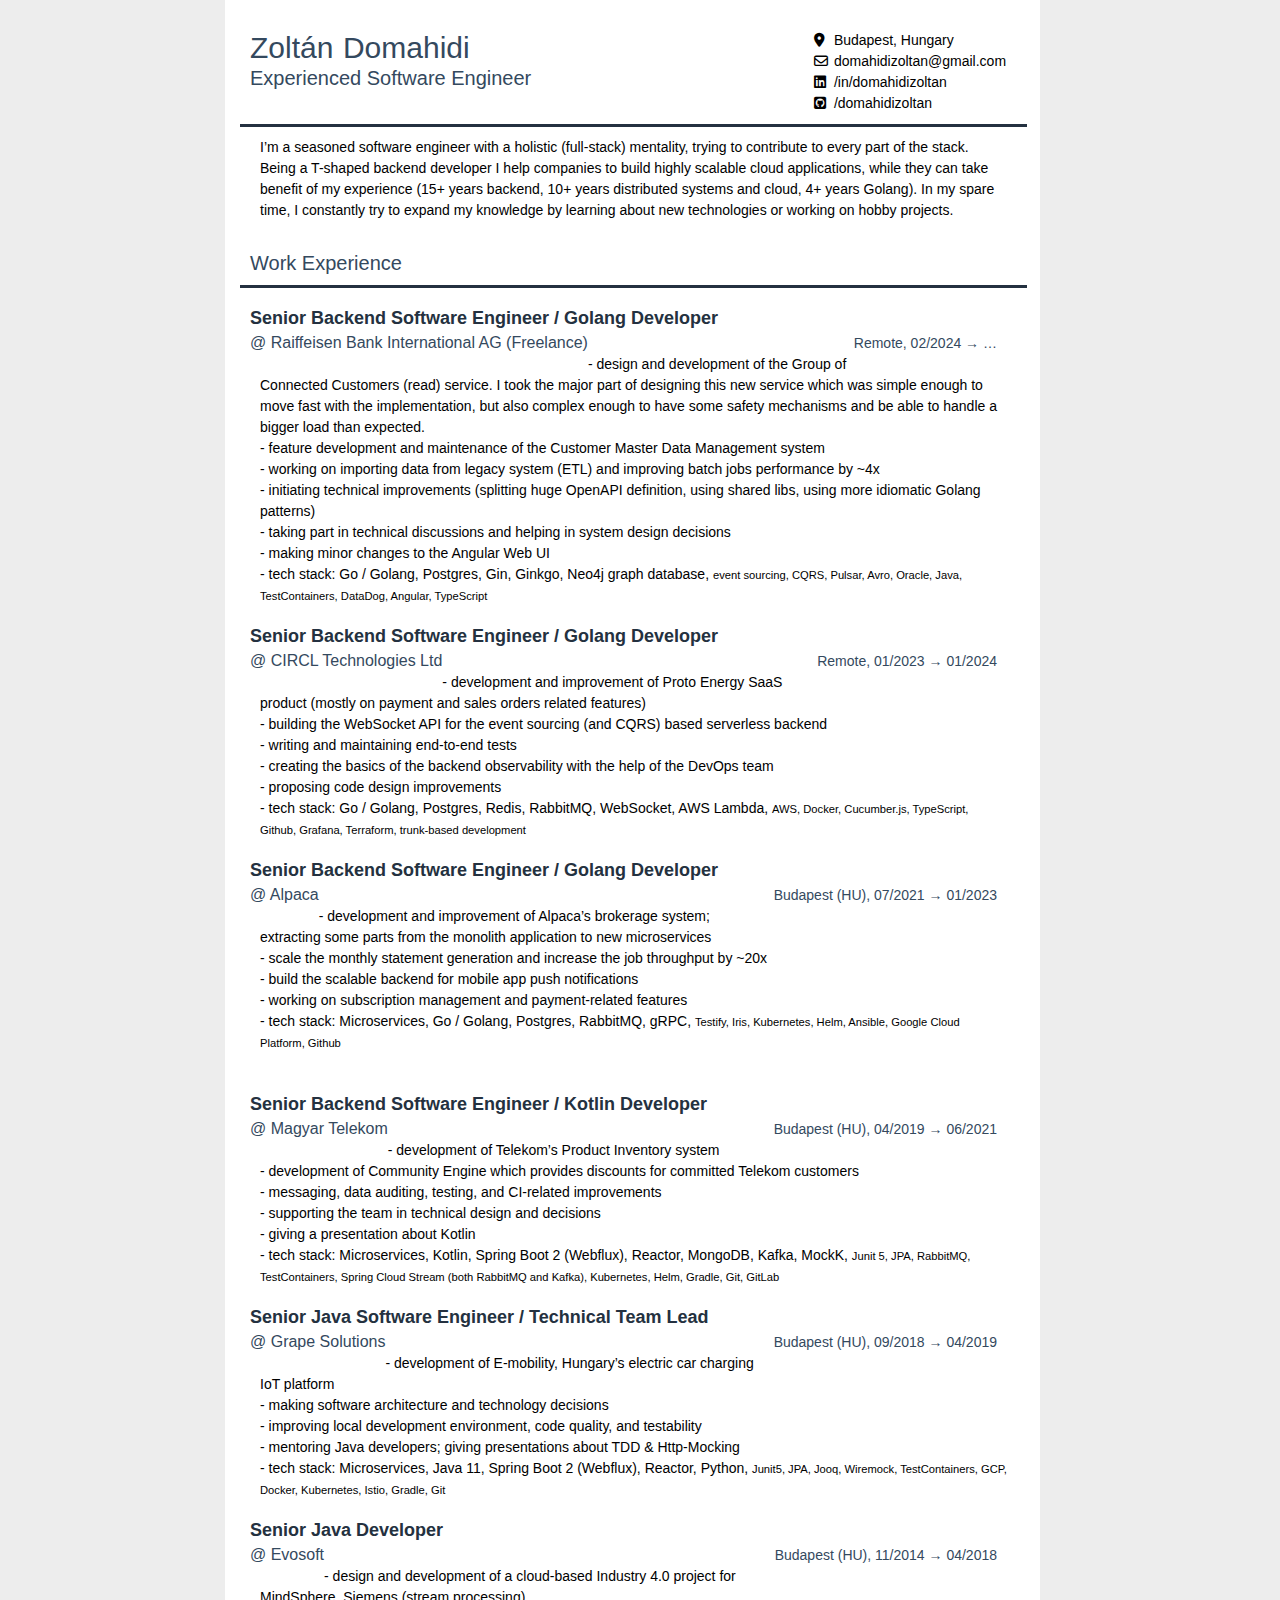
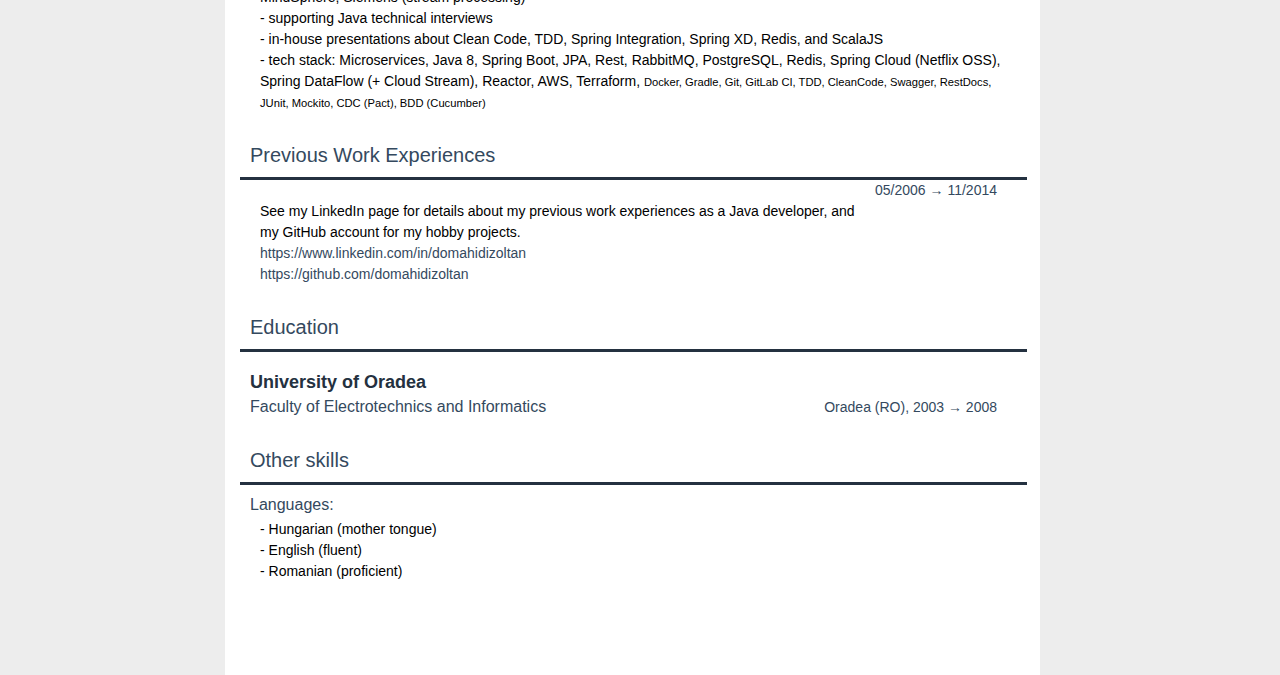
<file: resume_ats.html>
<!DOCTYPE html>
<html lang="en">

<head>
  <meta charset="UTF-8">

  <title>Zoltan Domahidi - Experienced Software Engineer resume</title>
  <link href="css/font.css" type="text/css" rel="stylesheet" />
  <link href="css/bootstrap.min.css" type="text/css" rel="stylesheet" />
  <link href="css/style_ats.css" type="text/css" rel="stylesheet" />
  <link href="css/fontawesome-all-min.css" rel="stylesheet" />
  <script src="js/scripts.js"></script>

</head>

<body>
  <div class="mx-auto fill">
    <div class="row fill">
      <div class="content fill">

        <div class="contact-header row">
          <div style="width: 70%">
            <h2></h2>
          </div>
          <div style="width: 30%">
            <p class="contact"><i class="fa-solid fa-location-dot"></i><span class="address">Budapest, Hungary</p>
            <p class="contact"><i class="fa-regular fa-envelope"></i><span
                class="mail">domahidizoltan|a||m||d|com</span>
            </p>
            <p class="contact"><a href="https://www.linkedin.com/in/domahidizoltan" target="_blank"
                title="Zoltan Domahidi Linkedin profile"><i class="fa-brands fa-linkedin"></i>/in/domahidizoltan</a>
            </p>
            <p class="contact"><a href="https://github.com/domahidizoltan" target="_blank"
                title="Zoltan Domahidi Github profile"><i class="fa-brands fa-square-github"></i>/domahidizoltan</a>
            </p>
          </div>
        </div>

        <p class="summary">I’m a seasoned software engineer with a
holistic (full-stack) mentality, trying to contribute to every part of
the stack. Being a T-shaped backend developer I help companies to build
highly scalable cloud applications, while they can take benefit of my
experience (15+ years backend, 10+ years distributed systems and cloud,
4+ years Golang). In my spare time, I constantly try to expand my
knowledge by learning about new technologies or working on hobby
projects. <span class="no-print"><br/><br/>Dear recruiters, at the
moment I’m not looking for new positions (otherwise I will answer your
job offer emails within a few days).</span></p>

        <div><h1
id="zoltán-domahidi-experienced-software-engineer"><span
class="firstname">Zoltán</span> <span
class="lastname">Domahidi</span><br/> Experienced Software Engineer</h1>
<h2 id="work-experience">Work Experience</h2>
<h3 id="senior-backend-software-engineer-golang-developer">Senior
Backend Software Engineer / Golang Developer</h3>
<h5 id="raiffeisen-bank-international-ag-freelance">@ Raiffeisen Bank
International AG (Freelance)</h5>
<p><small class="period">Remote, 02/2024 → …</small><br />
- design and development of the Group of Connected Customers (read)
service. I took the major part of designing this new service which was
simple enough to move fast with the implementation, but also complex
enough to have some safety mechanisms and be able to handle a bigger
load than expected.<br />
- feature development and maintenance of the Customer Master Data
Management system<br />
- working on importing data from legacy system (ETL) and improving batch
jobs performance by ~4x<br />
- initiating technical improvements (splitting huge OpenAPI definition,
using shared libs, using more idiomatic Golang patterns)<br />
- taking part in technical discussions and helping in system design
decisions<br />
- making minor changes to the Angular Web UI<br />
- tech stack: <span class="technologies">Go / Golang, Postgres, Gin,
Ginkgo, Neo4j graph database, <small>event sourcing, CQRS, Pulsar, Avro,
Oracle, Java, TestContainers, DataDog, Angular,
TypeScript</small></span></p>
<h3 id="senior-backend-software-engineer-golang-developer-1">Senior
Backend Software Engineer / Golang Developer</h3>
<h5 id="circl-technologies-ltd">@ CIRCL Technologies Ltd</h5>
<p><small class="period">Remote, 01/2023 → 01/2024</small><br />
- development and improvement of Proto Energy SaaS product (mostly on
payment and sales orders related features)<br />
- building the WebSocket API for the event sourcing (and CQRS) based
serverless backend<br />
- writing and maintaining end-to-end tests<br />
- creating the basics of the backend observability with the help of the
DevOps team<br />
- proposing code design improvements<br />
- tech stack: <span class="technologies">Go / Golang, Postgres, Redis,
RabbitMQ, WebSocket, AWS Lambda, <small>AWS, Docker, Cucumber.js,
TypeScript, Github, Grafana, Terraform, trunk-based
development</small></span></p>
<h3 id="senior-backend-software-engineer-golang-developer-2">Senior
Backend Software Engineer / Golang Developer</h3>
<h5 id="alpaca">@ Alpaca</h5>
<p><small class="period">Budapest (HU), 07/2021 → 01/2023</small><br />
- development and improvement of Alpaca’s brokerage system; extracting
some parts from the monolith application to new microservices<br />
- scale the monthly statement generation and increase the job throughput
by ~20x<br />
- build the scalable backend for mobile app push notifications<br />
- working on subscription management and payment-related features<br />
- tech stack: <span class="technologies">Microservices, Go / Golang,
Postgres, RabbitMQ, gRPC, <small>Testify, Iris, Kubernetes, Helm,
Ansible, Google Cloud Platform, Github</small></span></p>
<p class="pagebreak-ast">
 
</p>
<p class="pagebreak">
 
</p>
<h3 id="senior-backend-software-engineer-kotlin-developer">Senior
Backend Software Engineer / Kotlin Developer</h3>
<h5 id="magyar-telekom">@ Magyar Telekom</h5>
<p><small class="period">Budapest (HU), 04/2019 → 06/2021</small><br />
- development of Telekom’s Product Inventory system<br />
- development of Community Engine which provides discounts for committed
Telekom customers<br />
- messaging, data auditing, testing, and CI-related improvements<br />
- supporting the team in technical design and decisions<br />
- giving a presentation about Kotlin<br />
- tech stack: <span class="technologies">Microservices, Kotlin, Spring
Boot 2 (Webflux), Reactor, MongoDB, Kafka, MockK, <small>Junit 5, JPA,
RabbitMQ, TestContainers, Spring Cloud Stream (both RabbitMQ and Kafka),
Kubernetes, Helm, Gradle, Git, GitLab</small></span></p>
<h3 id="senior-java-software-engineer-technical-team-lead">Senior Java
Software Engineer / Technical Team Lead</h3>
<h5 id="grape-solutions">@ Grape Solutions</h5>
<p><small class="period">Budapest (HU), 09/2018 → 04/2019</small><br />
- development of E-mobility, Hungary’s electric car charging IoT
platform<br />
- making software architecture and technology decisions<br />
- improving local development environment, code quality, and
testability<br />
- mentoring Java developers; giving presentations about TDD &amp;
Http-Mocking<br />
- tech stack: <span class="technologies">Microservices, Java 11, Spring
Boot 2 (Webflux), Reactor, Python, <small>Junit5, JPA, Jooq, Wiremock,
TestContainers, GCP, Docker, Kubernetes, Istio, Gradle,
Git</small></span></p>
<h3 id="senior-java-developer">Senior Java Developer</h3>
<h5 id="evosoft">@ Evosoft</h5>
<p><small class="period">Budapest (HU), 11/2014 → 04/2018</small><br />
- design and development of a cloud-based Industry 4.0 project for
MindSphere, Siemens (stream processing)<br />
- supporting Java technical interviews<br />
- in-house presentations about Clean Code, TDD, Spring Integration,
Spring XD, Redis, and ScalaJS<br />
- tech stack: <span class="technologies">Microservices, Java 8, Spring
Boot, JPA, Rest, RabbitMQ, PostgreSQL, Redis, Spring Cloud (Netflix
OSS), Spring DataFlow (+ Cloud Stream), Reactor, AWS, Terraform,
<small>Docker, Gradle, Git, GitLab CI, TDD, CleanCode, Swagger,
RestDocs, JUnit, Mockito, CDC (Pact), BDD (Cucumber)</small></span></p>
<h2 id="previous-work-experiences">Previous Work Experiences</h2>
<p><small class="period">05/2006 → 11/2014</small><br />
See my LinkedIn page for details about my previous work experiences as a
Java developer, and my GitHub account for my hobby projects.<br />
<a
href="https://www.linkedin.com/in/domahidizoltan">https://www.linkedin.com/in/domahidizoltan</a><br />
<a
href="https://github.com/domahidizoltan">https://github.com/domahidizoltan</a></p>
<h2 id="education">Education</h2>
<h3 id="university-of-oradea">University of Oradea</h3>
<h5 id="faculty-of-electrotechnics-and-informatics">Faculty of
Electrotechnics and Informatics</h5>
<p><small class="period">Oradea (RO), 2003 → 2008</small></p></div>
        <p>&nbsp;</p>

        <h2 style="margin-bottom:10px;">Other skills</h2>
        <p>
        <h5 style="width:100%">Languages:</h5>
        </p>
        <p>
          - Hungarian (mother tongue)<br />
          - English (fluent)<br />
          - Romanian (proficient)<br />
        </p>


      </div>
    </div>
  </div>

</body>
<script>
  h1 = document.getElementsByTagName('h1')[0];
  document.getElementsByTagName('h2')[0].innerHTML = h1.innerHTML;
  h1.remove();
</script>

</html>
</file>
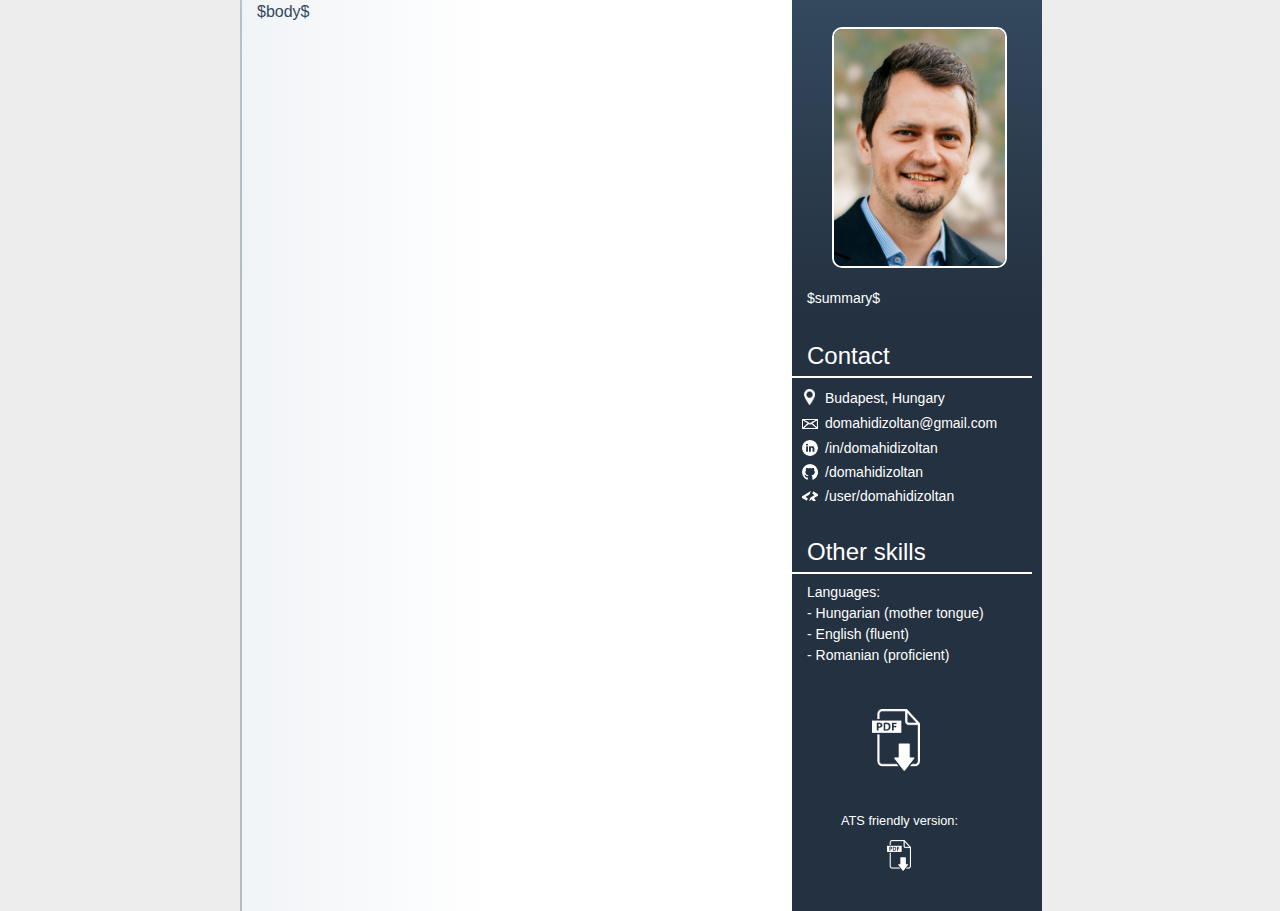
<file: template.html>
<!DOCTYPE html>
<html lang="en">

<head>
  <!-- Google tag (gtag.js) -->
  <script async src="https://www.googletagmanager.com/gtag/js?id=$analyics-token$"></script>
  <script>
    window.dataLayer = window.dataLayer || [];
    function gtag() {dataLayer.push(arguments);}
    gtag('js', new Date());

    gtag('config', '$analyics-token$');
  </script>

  <meta charset="UTF-8">

  <title>$title$</title>
  <meta name="description" content="$meta-description$">
  <meta name="keywords" content="$meta-keywords$">
  <meta name=”revisit-after” content=”1 month”>

  <link href="css/font.css" type="text/css" rel="stylesheet" />
  <link href="css/animate.min.css" type="text/css" rel="stylesheet" />
  <link href="css/bootstrap.min.css" type="text/css" rel="stylesheet" />
  <link href="css/style.css" type="text/css" rel="stylesheet" />

  <script src="js/scripts.js"></script>
</head>

<body>
  <div class="mx-auto fill">
    <div class="row fill">
      <div class="content fill">
        <div>$body$</div>
      </div>
      <div class="sidebar fill">
        <div>
          <img title="Zoltan Domahidi - Experienced Software Engineer"
            src="images/zoltan-domahidi-senior-software-engineer.jpg" class="avatar" />

          <p class="summary">$summary$</p>

          <h4>Contact</h4>
          <p class="contact address">Budapest, Hungary</p>
          <p class="contact mail">domahidizoltan|a||m||d|com</p>
          <a href="https://www.linkedin.com/in/domahidizoltan" target="_blank" class="contact linkedin"
            title="Zoltan Domahidi Linkedin profile">/in/domahidizoltan</a>
          <a href="https://github.com/domahidizoltan" target="_blank" class="contact github"
            title="Zoltan Domahidi Github profile">/domahidizoltan</a>
          <a href="https://profile.codersrank.io/user/domahidizoltan" target="_blank" class="contact codersrank"
            title="Zoltan Domahidi CodersRank profile">/user/domahidizoltan</a>

          <h4>Other skills</h4>
          <p>Languages:<br />
            - Hungarian (mother tongue)<br />
            - English (fluent)<br />
            - Romanian (proficient)<br />
          </p>

          <a class="pdf no-print" title="download PDF" href="Zoltan Domahidi - Experienced Software Engineer resume.pdf"
            target="_blank">&nbsp;</a>

          <small class="no-print">ATS friendly version:</small>
          <a class="pdf-ats no-print" title="download ATS friendly PDF" href="Resume-Zoltan-Domahidi_ats.pdf"
            target="_blank">&nbsp;</a>

        </div>
      </div>
    </div>
  </div>

</body>

</html>
</file>
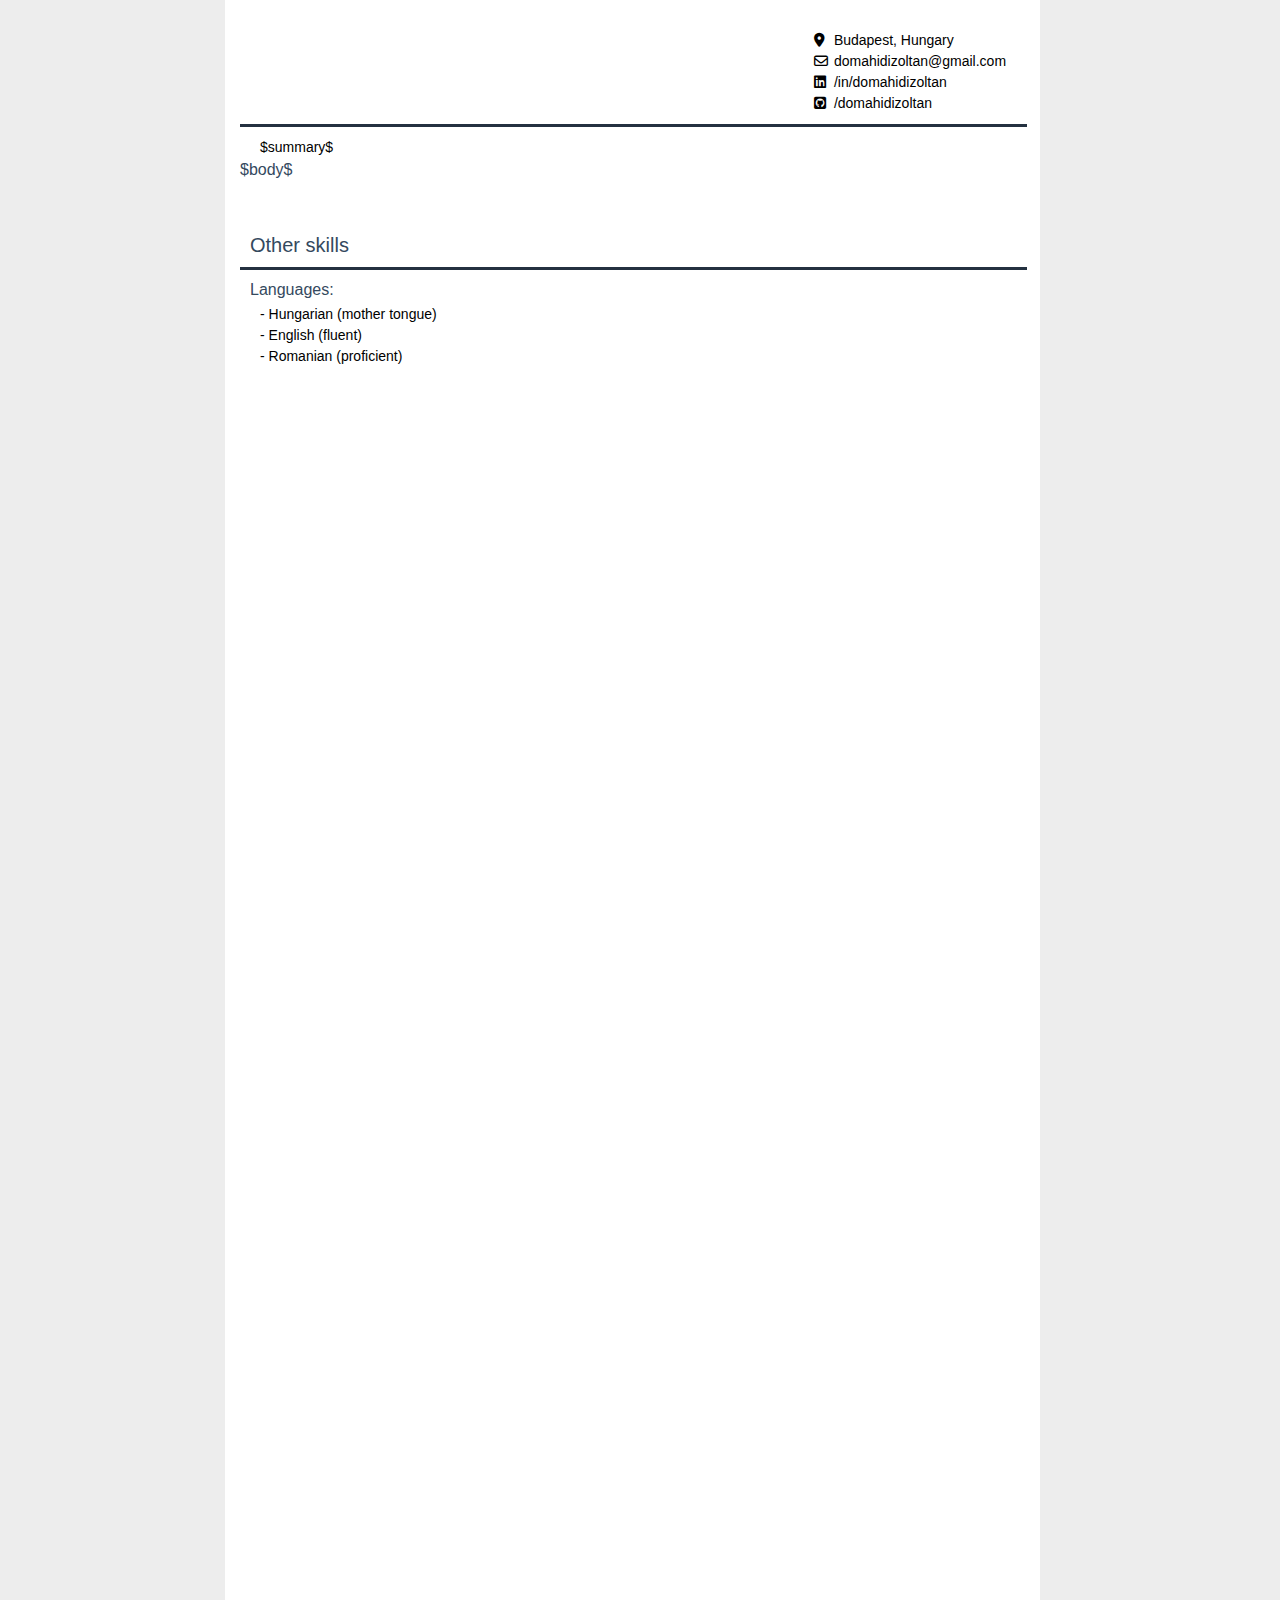
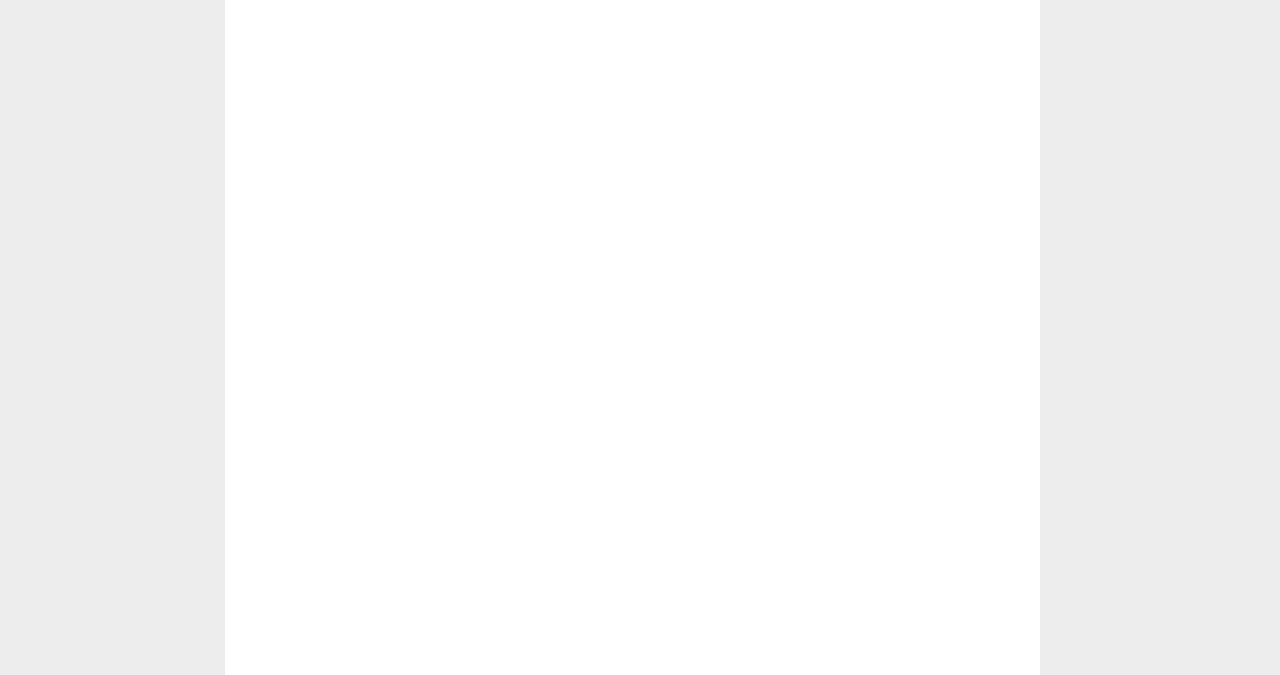
<file: template_ats.html>
<!DOCTYPE html>
<html lang="en">

<head>
  <meta charset="UTF-8">

  <title>$title$</title>
  <link href="css/font.css" type="text/css" rel="stylesheet" />
  <link href="css/bootstrap.min.css" type="text/css" rel="stylesheet" />
  <link href="css/style_ats.css" type="text/css" rel="stylesheet" />
  <link href="css/fontawesome-all-min.css" rel="stylesheet" />
  <script src="js/scripts.js"></script>

</head>

<body>
  <div class="mx-auto fill">
    <div class="row fill">
      <div class="content fill">

        <div class="contact-header row">
          <div style="width: 70%">
            <h2></h2>
          </div>
          <div style="width: 30%">
            <p class="contact"><i class="fa-solid fa-location-dot"></i><span class="address">Budapest, Hungary</p>
            <p class="contact"><i class="fa-regular fa-envelope"></i><span
                class="mail">domahidizoltan|a||m||d|com</span>
            </p>
            <p class="contact"><a href="https://www.linkedin.com/in/domahidizoltan" target="_blank"
                title="Zoltan Domahidi Linkedin profile"><i class="fa-brands fa-linkedin"></i>/in/domahidizoltan</a>
            </p>
            <p class="contact"><a href="https://github.com/domahidizoltan" target="_blank"
                title="Zoltan Domahidi Github profile"><i class="fa-brands fa-square-github"></i>/domahidizoltan</a>
            </p>
          </div>
        </div>

        <p class="summary">$summary$</p>

        <div>$body$</div>
        <p>&nbsp;</p>

        <h2 style="margin-bottom:10px;">Other skills</h2>
        <p>
        <h5 style="width:100%">Languages:</h5>
        </p>
        <p>
          - Hungarian (mother tongue)<br />
          - English (fluent)<br />
          - Romanian (proficient)<br />
        </p>


      </div>
    </div>
  </div>

</body>
<script>
  h1 = document.getElementsByTagName('h1')[0];
  document.getElementsByTagName('h2')[0].innerHTML = h1.innerHTML;
  h1.remove();
</script>

</html>
</file>
<file: css/font.css>
/* vietnamese */
@font-face {
    font-family: 'Maven Pro';
    font-style: normal;
    font-weight: 400;
    src: url(https://fonts.gstatic.com/s/mavenpro/v32/7Auup_AqnyWWAxW2Wk3swUz56MS91Eww8SX21nijogp5.woff2) format('woff2');
    unicode-range: U+0102-0103, U+0110-0111, U+0128-0129, U+0168-0169, U+01A0-01A1, U+01AF-01B0, U+1EA0-1EF9, U+20AB;
  }
  /* latin-ext */
  @font-face {
    font-family: 'Maven Pro';
    font-style: normal;
    font-weight: 400;
    src: url(https://fonts.gstatic.com/s/mavenpro/v32/7Auup_AqnyWWAxW2Wk3swUz56MS91Eww8SX21nmjogp5.woff2) format('woff2');
    unicode-range: U+0100-024F, U+0259, U+1E00-1EFF, U+2020, U+20A0-20AB, U+20AD-20CF, U+2113, U+2C60-2C7F, U+A720-A7FF;
  }
  /* latin */
  @font-face {
    font-family: 'Maven Pro';
    font-style: normal;
    font-weight: 400;
    src: url(https://fonts.gstatic.com/s/mavenpro/v32/7Auup_AqnyWWAxW2Wk3swUz56MS91Eww8SX21nejog.woff2) format('woff2');
    unicode-range: U+0000-00FF, U+0131, U+0152-0153, U+02BB-02BC, U+02C6, U+02DA, U+02DC, U+2000-206F, U+2074, U+20AC, U+2122, U+2191, U+2193, U+2212, U+2215, U+FEFF, U+FFFD;
  }
</file>
<file: css/style_ats.css>
html,
body {
  min-height: 100%;
  background-color: #ededed;
}

p {
  margin: 0px;
  padding-bottom: 5px;
}

.content h1,
.content h4 {
  font-family: "Maven Pro", sans-serif;
  font-weight: bold;
  width: 350px;
  text-align: right;
  padding-right: 30px;
  margin-left: 200px;
}

.content .firstname,
.content .lastname {
  font-size: 30px;
  margin-bottom: 8px;
}

.content .firstname {
  margin-right: 4px;
}

.fill {
  min-height: 100%;
}

.mx-auto {
  width: 800px;
  background-color: white;
}

.content {
  width: 802px;
  color: #34495e;
  padding-left: 15px;
  padding-bottom: 20px;
  background: #fff;
}

.content .contact-header {
  margin: 0px;
  margin-top: 30px;
  margin-bottom: 10px;
  padding-left: 10px;
  padding-bottom: 10px;
  border-bottom: 3px solid #243140;
  width: 100%;
}
.content .contact-header h2 {
  margin: 0px;
  padding: 0px;
  border-bottom: 0px;
}
.content .contact-header a {
  color: #000000;
  font-size: 14px;
}
.content h2 {
  margin: 0px;
  margin-top: 30px;
  padding-left: 10px;
  padding-bottom: 10px;
  border-bottom: 3px solid #243140;
  font-size: 20px;
}

.content h3 {
  color: #243140;
  float: left;
  width: 100%;
  height: 25px;
  display: inline;
  overflow: hidden;
  margin: 20px 10px 0px 10px;
  font-size: 18px;
  font-weight: bold;
}

.content h5 {
  font-size: 16px;
  /*width: 245px;*/
  margin-left: 10px;
  margin-bottom: 5px;
  float: left;
  color: #34495e;
}

.content p {
  color: black;
  font-size: 14px;
  padding: 0px 20px;
}

.content .technologies {
  font-size: 14px;
}

.content small.period {
  font-size: 14px;
  /*width: 250px;*/
  float: right;
  color: #34495e;
  margin-right: 10px;
  margin-bottom: 5px;
  text-align: right;
}

.content small.period + br {
  padding: 7px 0px;
  content: "";
  display: block;
  margin: 30px 0px;
}

.content p a {
  color: #34495e;
  /*text-decoration: underline;*/
}

.contact i {
  width: 20px;
}

@page {
  size: A4;
  margin: 1cm;
}

@media print {
  a {
    text-decoration: none;
  }
}

.no-print,
.no-print * {
  display: none;
  visibility: hidden !important;
}
body,
html,
.fill {
  height: 602mm;
}

.pagebreak {
  page-break-after: avoid;
}
.pagebreak-ast {
  page-break-after: always;
}
.row {
  padding-left: 0px;
}

.no-screen,
.no-screen *,
.pagebreak {
  display: none;
  visibility: hidden !important;
}
</file>
<file: css/style.css>
html,
body {
  min-height: 100%;
  background-color: #ededed;
}

p {
  margin: 0px;
  padding-bottom: 5px;
}

.content > div {
  animation: fadeInDownBig;
  animation-duration: 0.7s;
  animation-timing-function: ease-out;
}
.content h1,
.content h4 {
  font-family: "Maven Pro", sans-serif;
  font-weight: bold;
  width: 410px;
  text-align: right;
  padding-right: 30px;
  margin-left: 135px;

  animation: backInLeft;
  animation-duration: 1s;
  animation-delay: 0.5s;
  animation-timing-function: ease-out;
}

.content .firstname,
.content .lastname {
  display: inline-block;
  font-size: 40px;
  margin-top: 20px;
  /*margin-bottom: 8px;*/
  color: #34495e;
}

.content .firstname {
  color: #b24300;
  margin-right: 4px;
}

h1 {
  font-size: 26px;
  color: #516f8c;
}

.fill {
  min-height: 100%;
}

.mx-auto {
  width: 800px;
  background-color: white;
}

.row {
  margin: 0px;
  padding-left: 2px;
  width: 802px;

  background: -webkit-gradient(
    linear,
    center 0px,
    center 315px,
    from(#b7c1ca),
    to(#b3bac2)
  );
  background: -o-linear-gradient(top, #b7c1ca 0px, #b3bac2 315px);
  background: -ms-linear-gradient(top, #b7c1ca 0px, #b3bac2 315px);
  background: -moz-linear-gradient(top, #b7c1ca 0px, #b3bac2 315px);
  background: -webkit-linear-gradient(top, #b7c1ca 0px, #b3bac2 315px);
  background: linear-gradient(top, #b7c1ca 0px, #b3bac2 315px);
}

.content {
  width: 550px;
  color: #34495e;
  padding-left: 15px;
  padding-bottom: 20px;

  background: -webkit-gradient(
    linear,
    0px top,
    250px bottom,
    from(#f1f4f7),
    to(#ffffff)
  );
  background: -o-linear-gradient(left, #f1f4f7 0px, #ffffff 250px);
  background: -ms-linear-gradient(left, #f1f4f7 0px, #ffffff 250px);
  background: -moz-linear-gradient(left, #f1f4f7 0px, #ffffff 250px);
  background: -webkit-linear-gradient(left, #f1f4f7 0px, #ffffff 250px);
  background: linear-gradient(left, #f1f4f7 0px, #ffffff 250px);
  filter: progid:DXImageTransform.Microsoft.gradient( startColorstr='#f1f4f7', endColorstr='#ffffff', GradientType=1);
}

.content h2 {
  margin: 0px;
  margin-top: 30px;
  padding-left: 10px;
  padding-bottom: 10px;
  border-bottom: 3px solid #243140;
  font-size: 25px;
}

.content h3 {
  color: #b24300;
  float: left;
  width: 100%;
  height: 25px;
  display: inline;
  overflow: hidden;
  margin: 20px 10px 0px 10px;
  font-size: 18px;
  font-weight: bold;
}

.content h5 {
  font-size: 16px;
  /*width: 245px;*/
  margin-left: 10px;
  margin-bottom: 5px;
  float: left;
  color: #34495e;
}

.content p {
  color: black;
  font-size: 14px;
  padding: 0px 20px;
}

.content .technologies {
  font-size: 14px;
}

.content small.period {
  font-size: 14px;
  /*width: 250px;*/
  float: right;
  color: #34495e;
  margin-right: 10px;
  margin-bottom: 5px;
  text-align: right;
}

.content small.period + br {
  padding: 7px 0px;
  content: "";
  display: block;
  margin: 30px 0px;
}

.content p a {
  color: #34495e;
  text-decoration: underline;
}

.sidebar > div {
  animation: fadeInDownBig;
  animation-duration: 1.3s;
  animation-timing-function: ease-out;
}
.sidebar {
  float: left;
  width: 250px;
  padding: 0px 10px 20px 0px;
  background-color: #243140;
  color: white;
  float: right;

  background: -webkit-gradient(
    linear,
    center 0px,
    center 315px,
    from(#34495e),
    to(#243140)
  );
  background: -o-linear-gradient(top, #34495e 0px, #243140 315px);
  background: -ms-linear-gradient(top, #34495e 0px, #243140 315px);
  background: -moz-linear-gradient(top, #34495e 0px, #243140 315px);
  background: -webkit-linear-gradient(top, #34495e 0px, #243140 315px);
  background: linear-gradient(top, #34495e 0px, #243140 315px);
  filter: progid:DXImageTransform.Microsoft.gradient( startColorstr='#34495e', endColorstr='#243140', GradientType=0);
}

.sidebar .summary {
  margin-left: 0px;
  width: 230px;
}

.sidebar h4 {
  padding-bottom: 5px;
  padding-left: 15px;
  margin-top: 30px;
  border-bottom: 2px solid white;
}

.sidebar p {
  font-size: 14px;
  padding-bottom: 3px;
  padding-left: 15px;
  margin-bottom: 0px;
  width: 215px;
}

.sidebar .contact {
  font-size: 14px;
  color: white;
  padding: 2px 0px 2px 33px;
  background: no-repeat 0px 2px;
}

.pdf,
.pdf-ats {
  float: left;
  background: url("images/ico-pdf.png") no-repeat;
  width: 48px;
  height: 62px;
  margin: 40px 0px 20px 80px;

  animation: tada;
  animation-delay: 5s;
  animation-duration: 10s; /*10% movement, 90% delay*/
  animation-iteration-count: infinite;
}
.pdf:hover,
.pdf-ats:hover {
  text-decoration: none;
}
.sidebar small {
  width: 215px;
  display: block;
  float: left;
  text-align: center;
  margin-top: 20px;
}
.pdf-ats {
  background-size: 24px 31px;
  width: 24px;
  height: 31px;
  margin-left: 95px;
  margin-top: 10px;

  animation-delay: 10s;
}

@keyframes tada {
  from {
    transform: scale3d(1, 1, 1);
  }
  1%,
  2% {
    transform: scale3d(0.9, 0.9, 0.9) rotate3d(0, 0, 1, -3deg);
  }
  3%,
  5%,
  7%,
  9% {
    transform: scale3d(1.1, 1.1, 1.1) rotate3d(0, 0, 1, 3deg);
  }
  4%,
  6%,
  8% {
    transform: scale3d(1.1, 1.1, 1.1) rotate3d(0, 0, 1, -3deg);
  }
  10%,
  to {
    transform: scale3d(1, 1, 1);
  }
}

.avatar {
  width: 175px;
  margin: 0px;
  border: 2px solid white;
  border-radius: 10px;
  -webkit-border-radius: 10px;
  -moz-border-radius: 10px;
  margin: 27px 40px 20px 40px;

  -ms-transition: -ms-transform 0.4s ease-in-out;
  -webkit-transition: -webkit-transform 0.4s ease-in-out;
  transition: transform 0.4s ease-in-out;

  animation: backInRight;
  animation-delay: 0.9s;
  animation-duration: 1s;
  animation-timing-function: ease-out;
}
.avatar:hover {
  -ms-transform: scale(1.05);
  -webkit-transform: scale(1.05);
  transform: scale(1.05);
}

.contact.address {
  background-image: url("images/ico-address.png");
  background-position: 10px 3px;
}
.contact.phone {
  background-image: url("images/ico-phone.png");
  background-position: 10px 3px;
}
.contact.mail {
  background-image: url("images/ico-email.png");
  background-position: 10px 5px;
}
.contact.linkedin {
  background-image: url("images/ico-linkedin.png");
  background-position: 10px;
}
.contact.github {
  background-image: url("images/ico-github.png");
  background-position: 10px;
}
.contact.hackerrank {
  background-image: url("images/ico-hackerrank.png");
  background-position: 10px;
}
.contact.codersrank {
  background-image: url("images/ico-codersrank.png");
  background-position: 10px;
}

@page {
  size: A4;
  margin: 0;
}
@media print {
  .no-print,
  .no-print * {
    display: none;
    visibility: hidden !important;
  }
  body,
  html,
  .fill {
    height: 602mm;
  }
  .pagebreak {
    page-break-after: always;
  }
  .row {
    padding-left: 0px;
  }
}

@media screen {
  .no-screen,
  .no-screen *,
  .pagebreak {
    display: none;
    visibility: hidden !important;
  }
}
</file>
